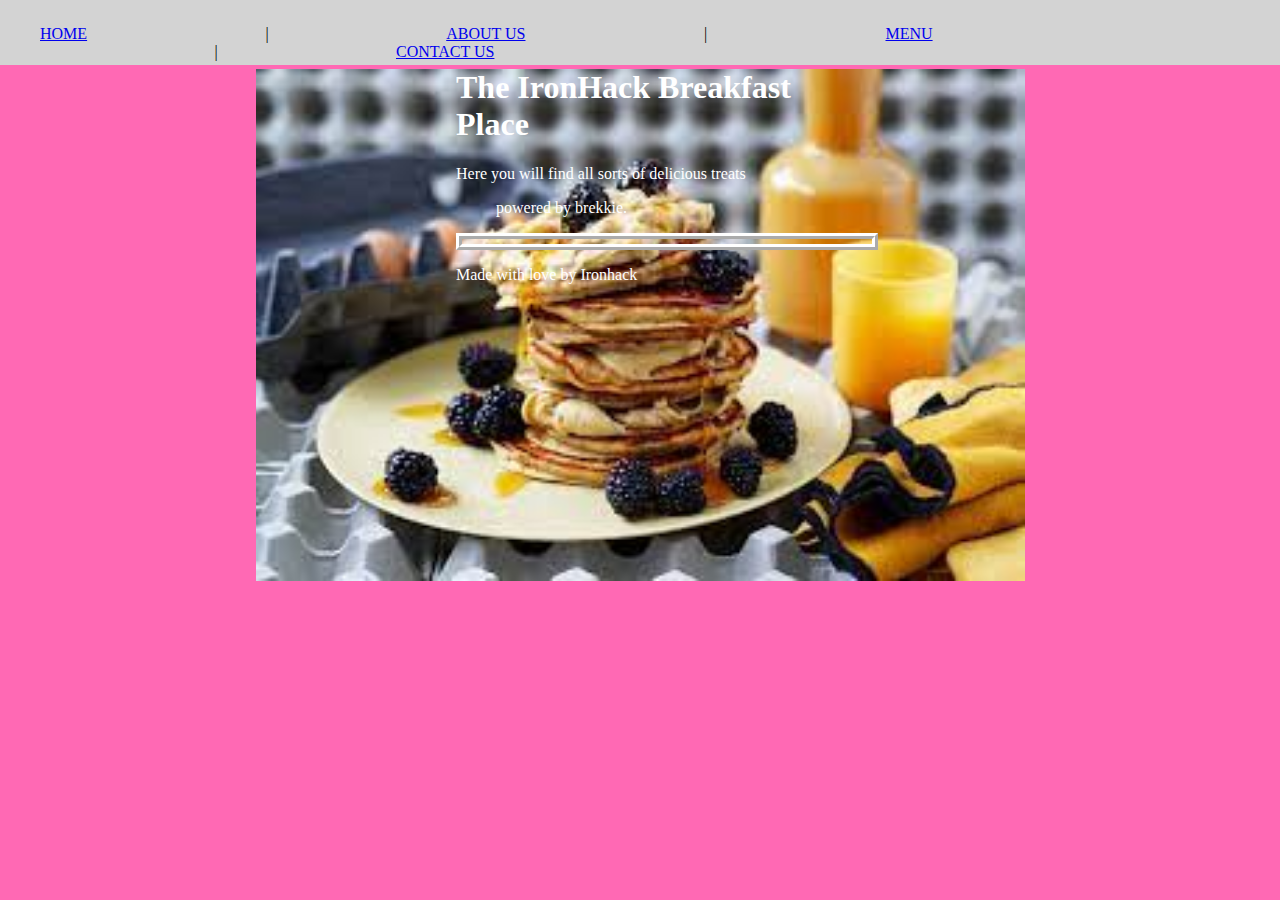
<file: css_practice/index.html>
<!DOCTYPE html>
<html>
    <head>
        <title>The HTML5 Breakfast Site</title>
        <meta charset="UTF-8" />
        <link rel="stylesheet" href="style.css" />
    </head>
    <body>
        <div id="container">
            <nav id="topnav" class="navigation">
                <a href="index.html">HOME</a> <span>|</span>
                <a href="about.html">ABOUT US</a> <span>|</span>
                <a href="menu.html">MENU</a> <span>|</span>
                <a href="contact.html">CONTACT US</a>
            </nav>

            <section id="content">
                <h1>The IronHack Breakfast Place</h1>
                <p>Here you will find all sorts of delicious treats</p>
                <figure>
                    <!-- <img
                        src="./images/breakfast.jpeg"
                        width="400"
                        alt="healthy breakfast"
                    /> -->
                    <figcaption>powered by brekkie.</figcaption>
                </figure>
            </section>

            <hr />

            <footer>
                <p class="love">Made with love by Ironhack</p>
            </footer>
        </div>
    </body>
</html>
</file>
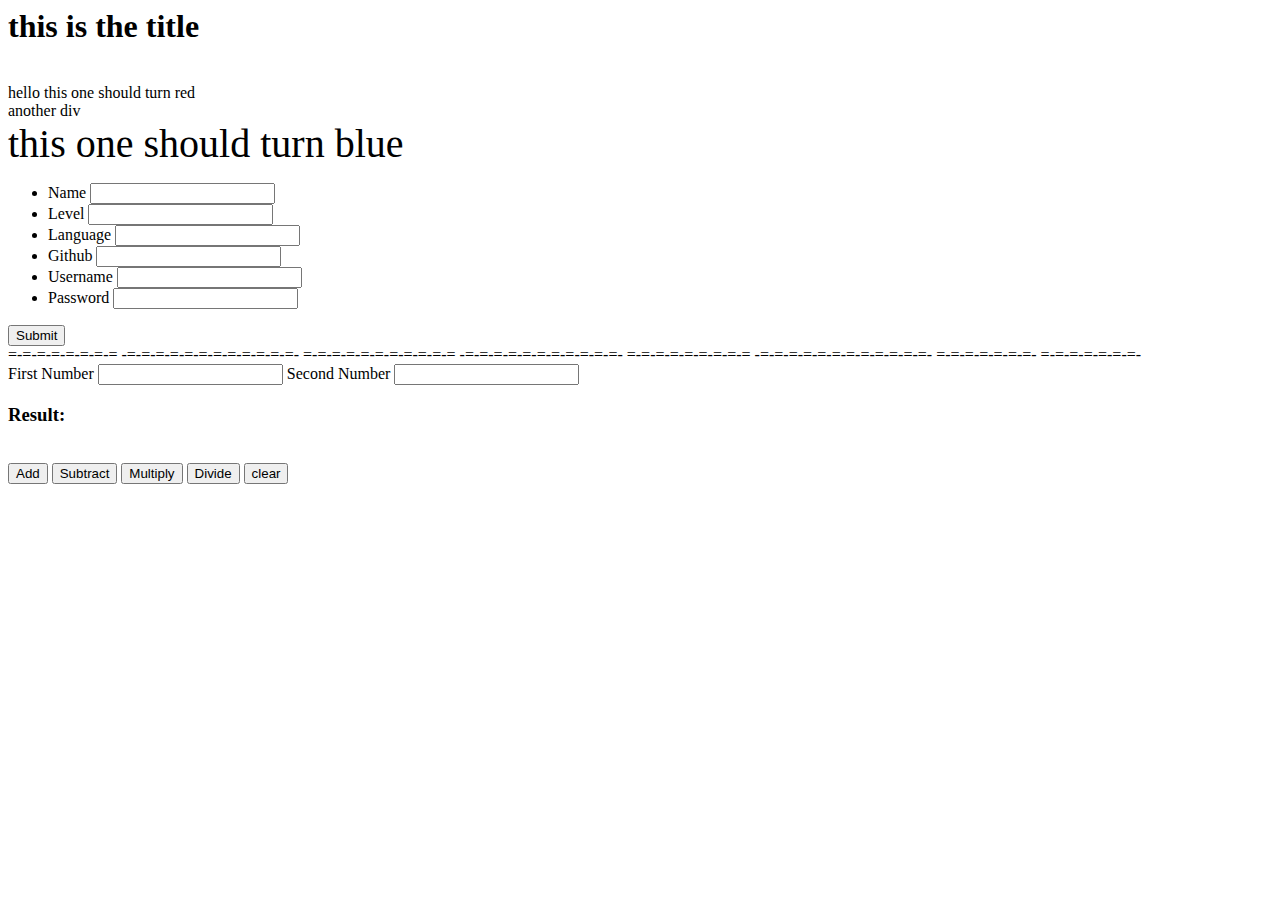
<file: DOM-example/index.html>
<!DOCTYPE >
<html>
  <head>
   <link rel="stylesheet" href="styles.css" />

    <title>DOM Intro</title>
  </head>
  <body>
    <h1 id="title-element">this is the title </h1>
    <br>
    <div class="red-div">
        hello this one should turn red
    </div>

    <div> another div </div>

    <div class="one-class another-class" id="third-div"> this one should turn blue </div>

    <div class="user-info">
        <ul>
            <li>
                Name
                <input></input>
            </li>
            <li>
                Level
                <input></input>
            </li>
            <li>
                Language
                <input></input>
            </li>
            <li>
                Github
                <input></input>
            </li>
            <li>
                Username
                <input></input>
            </li>
            <li>
                Password
                <input></input>
            </li>
        </ul>
        <button id="submit-btn">Submit</button>




        <div>
     =-=-=-=-=-=-=-= -=-=-=-=-=-=-=-=-=-=-=-=- =-=-=-=-=-=-=-=-=-=-= -=-=-=-=-=-=-=-=-=-=-=- =-=-=-=-=-=-=-=-= -=-=-=-=-=-=-=-=-=-=-=-=-   =-=-=-=-=-=-=-      =-=-=-=-=-=-=-         
        </div>

        <div id="calculator">

            <label for="first-num">First Number</label>
            <input id="first-num"></input>

            <label for="second-num">Second Number</label>
            <input id="second-num"></input>


            <h3 id="result">Result:
                <span id="answer"></span>
            </h3>


         
            <br>
            <button id="add">Add</button>
            <button id="subtract">Subtract</button>
            <button id="multiply">Multiply</button>
            <button id="divide">Divide</button>
            <button id="clear">clear</button>


        </div>



    </div>
    <!-- include js in the end of the body to make sure 
    the DOM is already loaded before you want to make updates in it-->
    <script src="script.js"></script>

  </body>
</html>
</file>
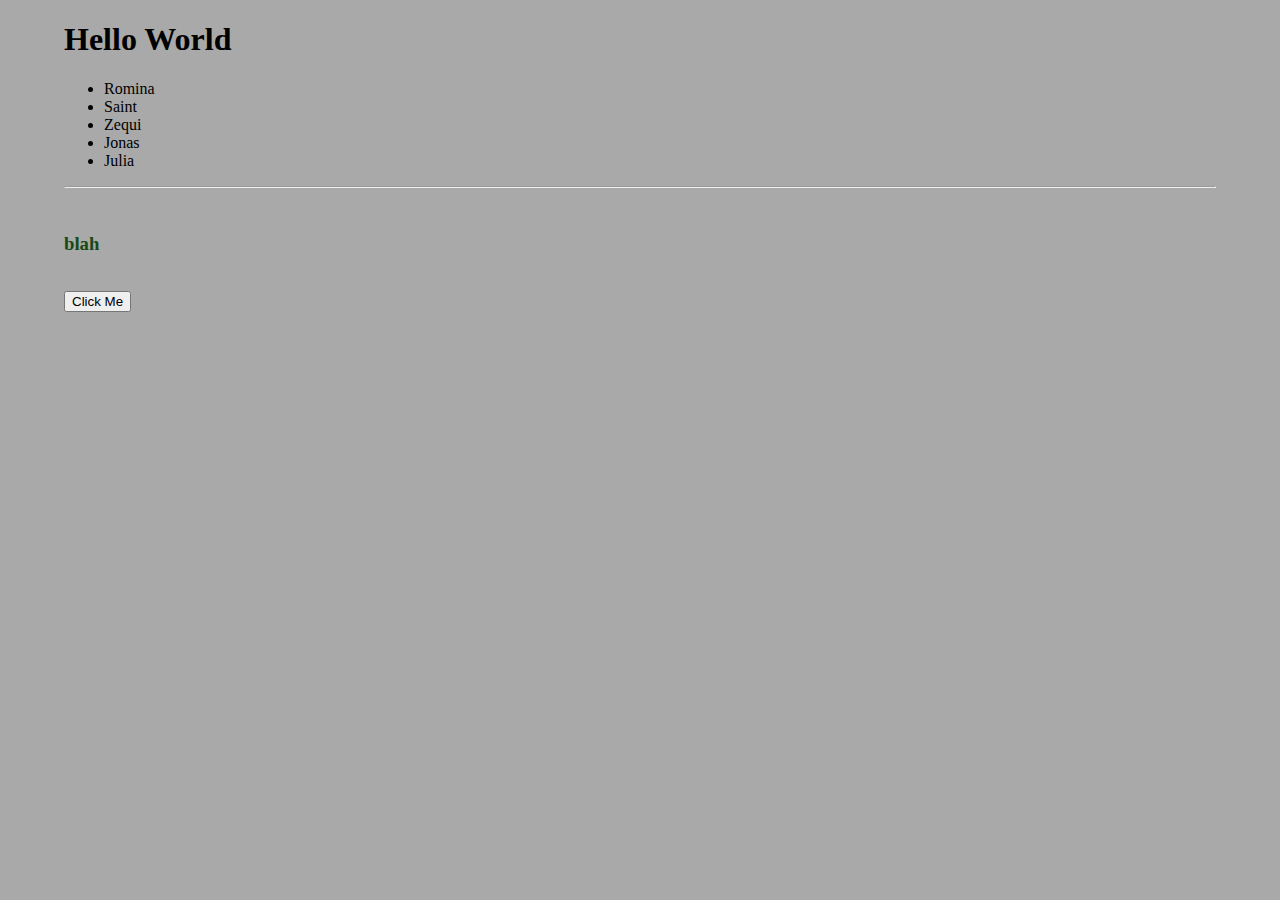
<file: dom-oop-review/index.html>
<!DOCTYPE html>
<html>
    <head>
        <meta charset="utf-8" />
        <meta name="viewport" content="width=device-width" />
        <title>replit</title>
        <link href="style.css" rel="stylesheet" type="text/css" />
    </head>

    <body>
        <h1>Hello World</h1>

        <div id="nameDisplay">
            <ul>
                <li class="theName">Romina</li>
                <li class="theName">Saint</li>
                <li class="theName">Zequi</li>
                <li class="theName">Jonas</li>
                <li class="theName">Julia</li>
            </ul>
            <hr />
            <br />
            <h3 class="theName">blah</h3>
        </div>

        <br />
        <button id="nameRandomizerButton">Click Me</button>

        <script src="script.js"></script>
        <script
            src="https://replit.com/public/js/replit-badge.js"
            theme="blue"
            defer
        ></script>
    </body>
</html>
</file>
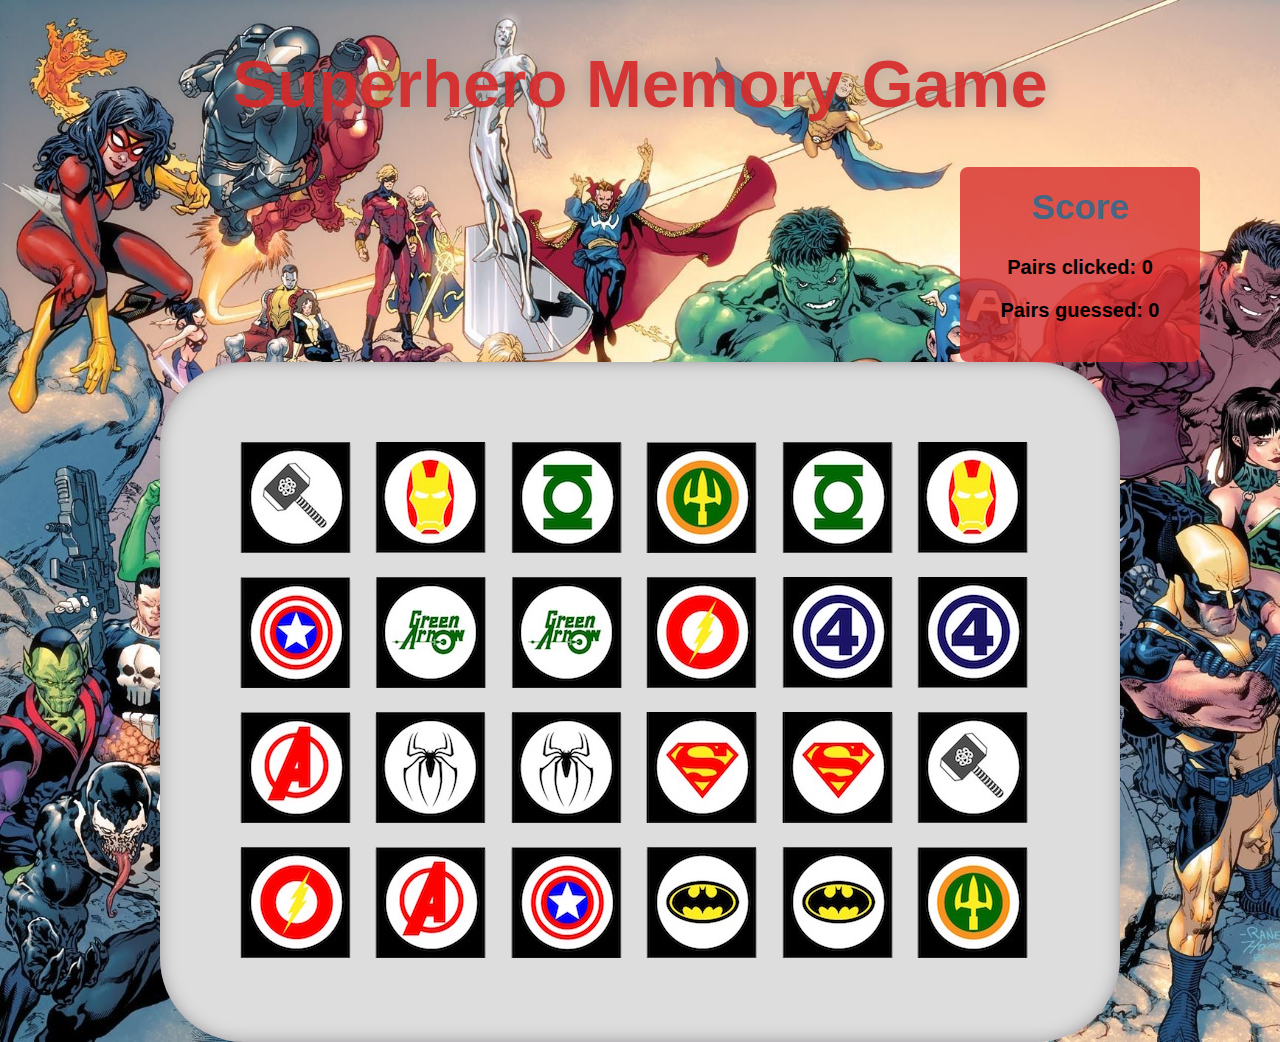
<file: lab-javascript-memory-game/index.html>
<!DOCTYPE html>
<html lang="en">
    <head>
        <meta charset="UTF-8" />
        <meta name="viewport" content="width=device-width, initial-scale=1.0" />
        <meta http-equiv="X-UA-Compatible" content="ie=edge" />
        <title>Superhero Memory Game</title>
        <link rel="stylesheet" href="./styles/style.css" />
    </head>
    <body>
        <div>
            <h1>Superhero Memory Game</h1>
        </div>
        <div id="score">
            <h2>Score</h2>
            <p>Pairs clicked: <span id="pairs-clicked">0</span></p>
            <p>Pairs guessed: <span id="pairs-guessed">0</span></p>
        </div>
        <div id="memory-board"></div>

        <!-- LINK THE JAVASCRIPT FILES HERE (keep in mind that the order in which you link them MATTERS) -->
        <script src="./src/memory.js"></script>
        <script src="./src/index.js"></script>
    </body>
</html>
</file>
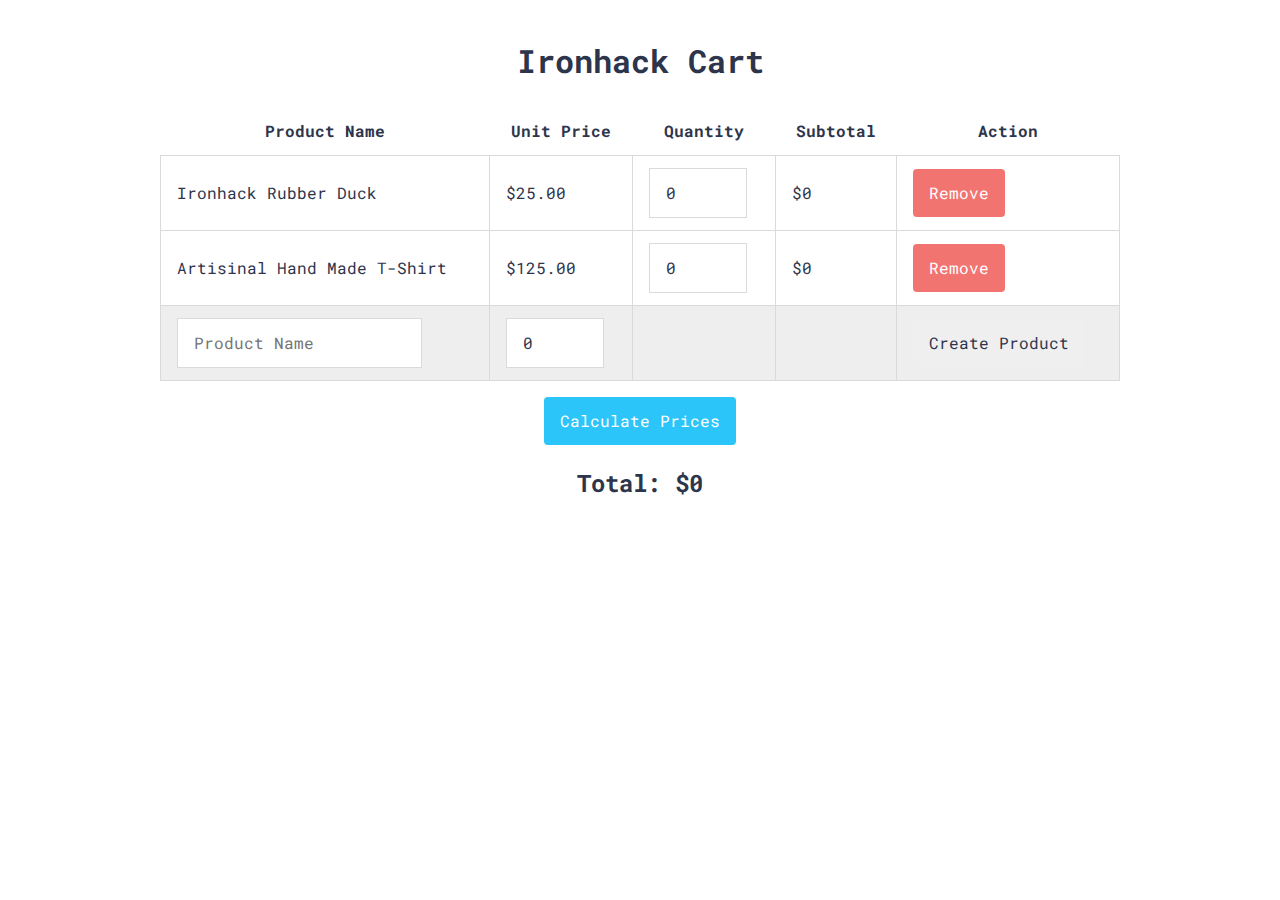
<file: shopping-cart-review/index.html>
<!DOCTYPE html>
<html lang="en">
  <head>
    <meta charset="utf-8" />
    <meta name="viewport" content="width=device-width" />
    <link rel="stylesheet" href="./css/style.css" />
    <title>Ironhack Cart</title>
  </head>
  <body>
    <h1>Ironhack Cart</h1>
    <table id="cart">
      <thead>
        <tr>
          <th>Product Name</th>
          <th>Unit Price</th>
          <th>Quantity</th>
          <th>Subtotal</th>
          <th>Action</th>
        </tr>
      </thead>
      <tbody>
        <tr class="product">
          <td class="name">
            <span>Ironhack Rubber Duck</span>
          </td>
          <td class="price">$<span>25.00</span></td>
          <td class="quantity">
            <input type="number" value="0" min="0" placeholder="Quantity" />
          </td>
          <td class="subtotal">$<span>0</span></td>
          <td class="action">
            <button class="btn btn-remove">Remove</button>
          </td>
        </tr>
        <tr class="product">
          <td class="name">
            <span>Artisinal Hand Made T-Shirt</span>
          </td>
          <td class="price">$<span>125.00</span></td>
          <td class="quantity">
            <input type="number" value="0" min="0" placeholder="Quantity" />
          </td>
          <td class="subtotal">$<span>0</span></td>
          <td class="action">
            <button class="btn btn-remove">Remove</button>
          </td>
        </tr>
        <!-- Iteration 2: Add more products here -->
      </tbody>
      <tfoot>
        <tr class="create-product">
          <td>
            <input type="text" placeholder="Product Name" />
          </td>
          <td>
            <input type="number" min="0" value="0" placeholder="Product Price" />
          </td>
          <td></td>
          <td></td>
          <td>
            <button id="create" class="btn">Create Product</button>
          </td>
        </tr>
      </tfoot>
    </table>
    <p class="calculate-total">
      <button id="calculate" class="btn btn-success">Calculate Prices</button>
    </p>
    <h2 id="total-value">Total: $<span>0</span></h2>
    <script type="text/javascript" src="./js/index.js"></script>
  </body>
</html>
</file>
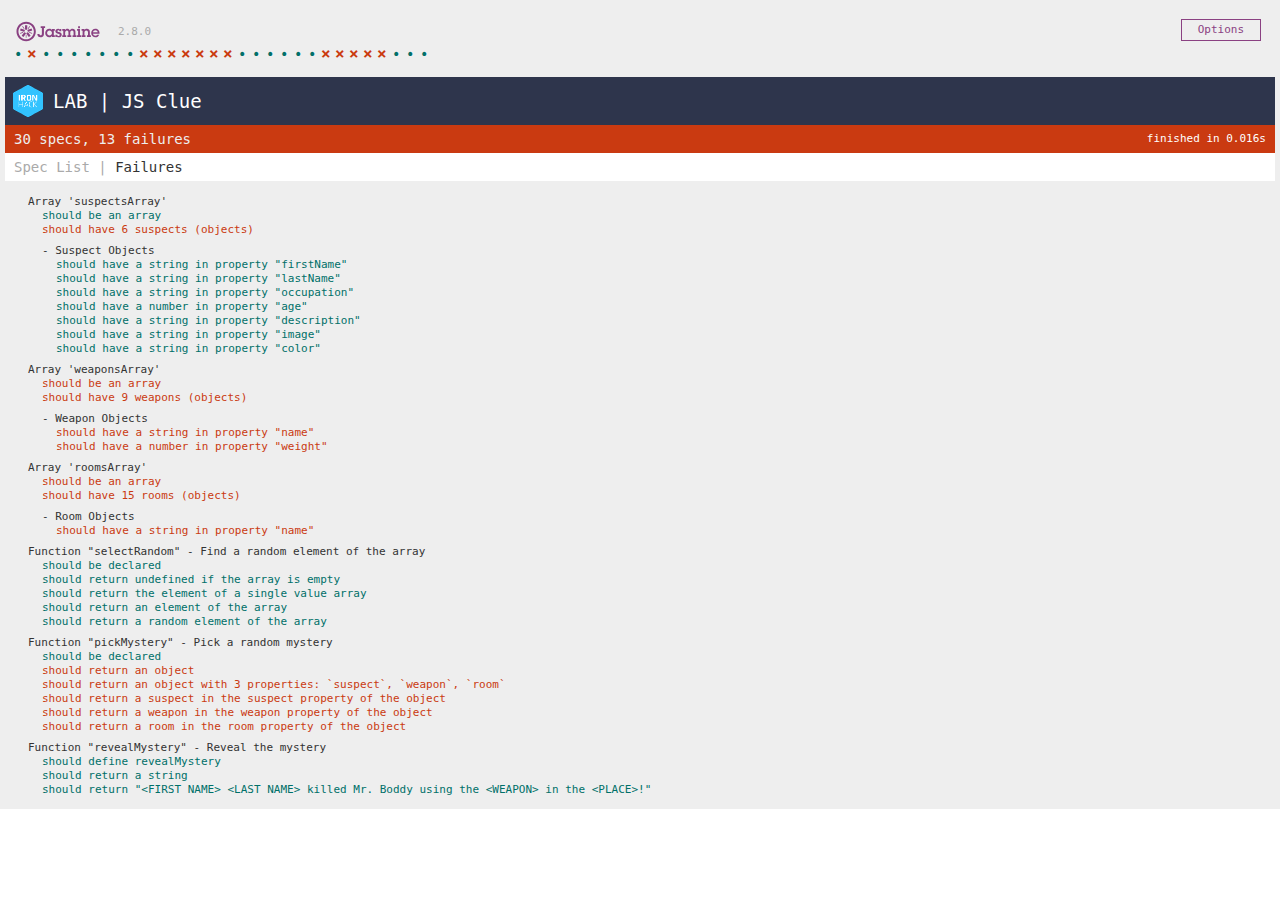
<file: clue/SpecRunner.html>
<!DOCTYPE html>
<html>
  <head>
    <meta charset="utf-8" />
    <title>Jasmine Spec Runner v2.8.0</title>

    <link rel="shortcut icon" type="image/png" href="jasmine/jasmine-2.8.0/jasmine_favicon.png" />
    <link rel="stylesheet" href="jasmine/jasmine-2.8.0/jasmine.css" />

    <script src="jasmine/jasmine-2.8.0/jasmine.js"></script>
    <script src="jasmine/jasmine-2.8.0/jasmine-html.js"></script>
    <script src="jasmine/jasmine-2.8.0/boot.js"></script>

    <!-- include source files here... -->
    <script src="src/clue.js"></script>

    <!-- include spec files here... -->
    <script src="tests/clue.spec.js"></script>
  </head>

  <body></body>
</html>
</file>
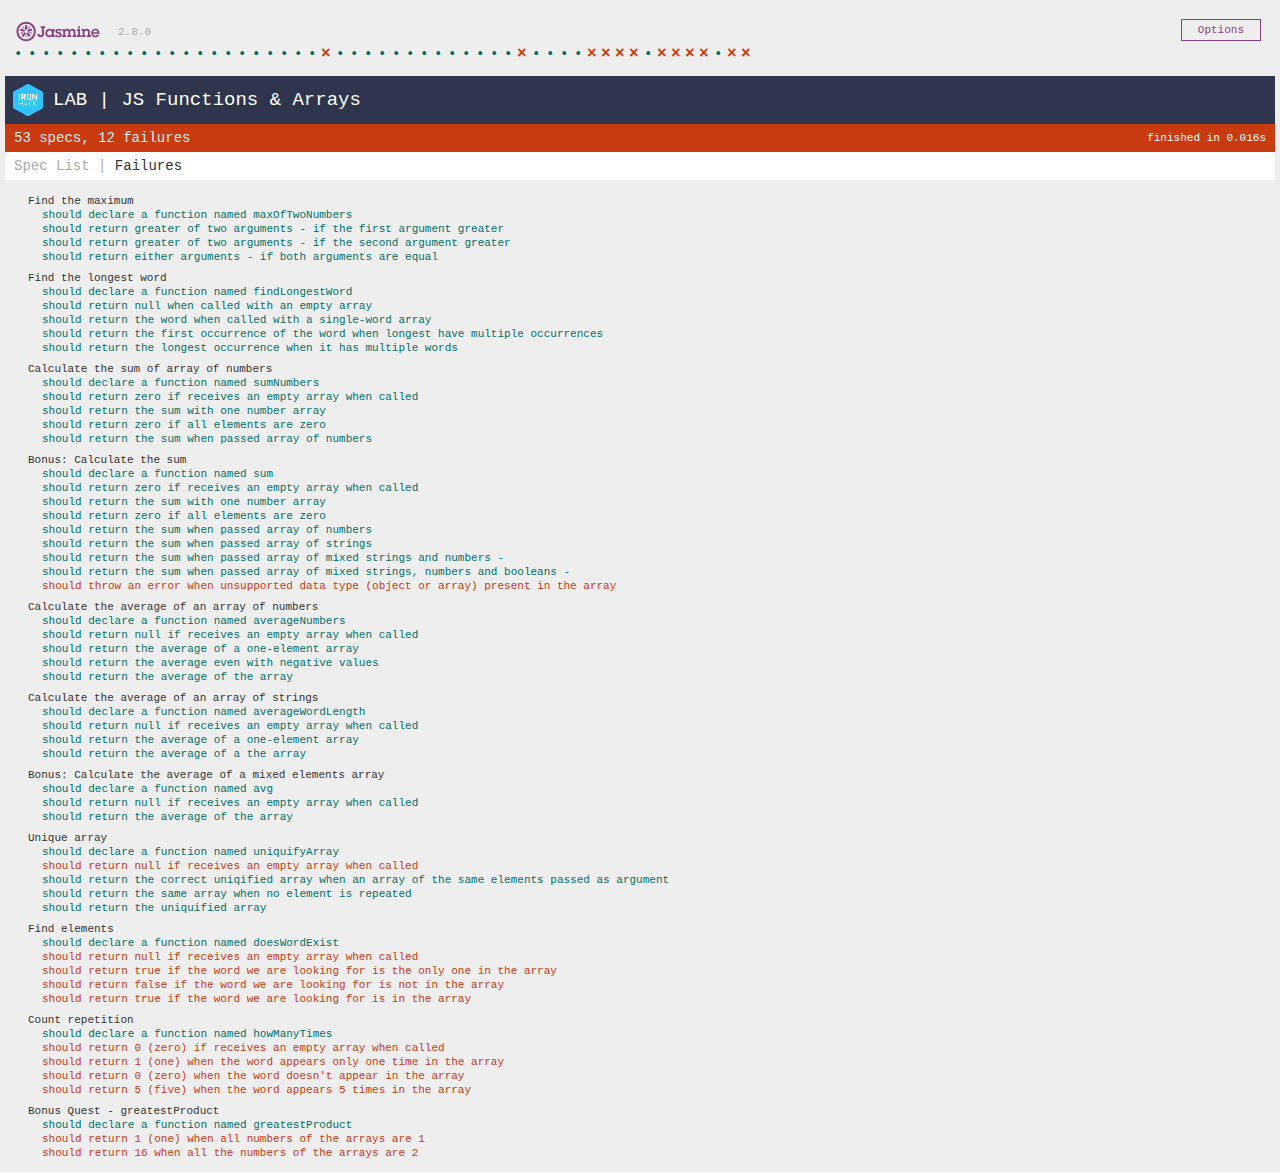
<file: functions-and-array-review/SpecRunner.html>
<!DOCTYPE html>
<html>
  <head>
    <meta charset="utf-8" />
    <title>Jasmine Spec Runner v2.8.0</title>

    <link rel="shortcut icon" type="image/png" href="jasmine/jasmine-2.8.0/jasmine_favicon.png" />
    <link rel="stylesheet" href="jasmine/jasmine-2.8.0/jasmine.css" />

    <script src="jasmine/jasmine-2.8.0/jasmine.js"></script>
    <script src="jasmine/jasmine-2.8.0/jasmine-html.js"></script>
    <script src="jasmine/jasmine-2.8.0/boot.js"></script>

    <!-- include source files here... -->
    <script src="src/functions-and-arrays.js"></script>

    <!-- include spec files here... -->
    <script src="tests/functions-and-arrays.spec.js"></script>
  </head>

  <body></body>
</html>
</file>
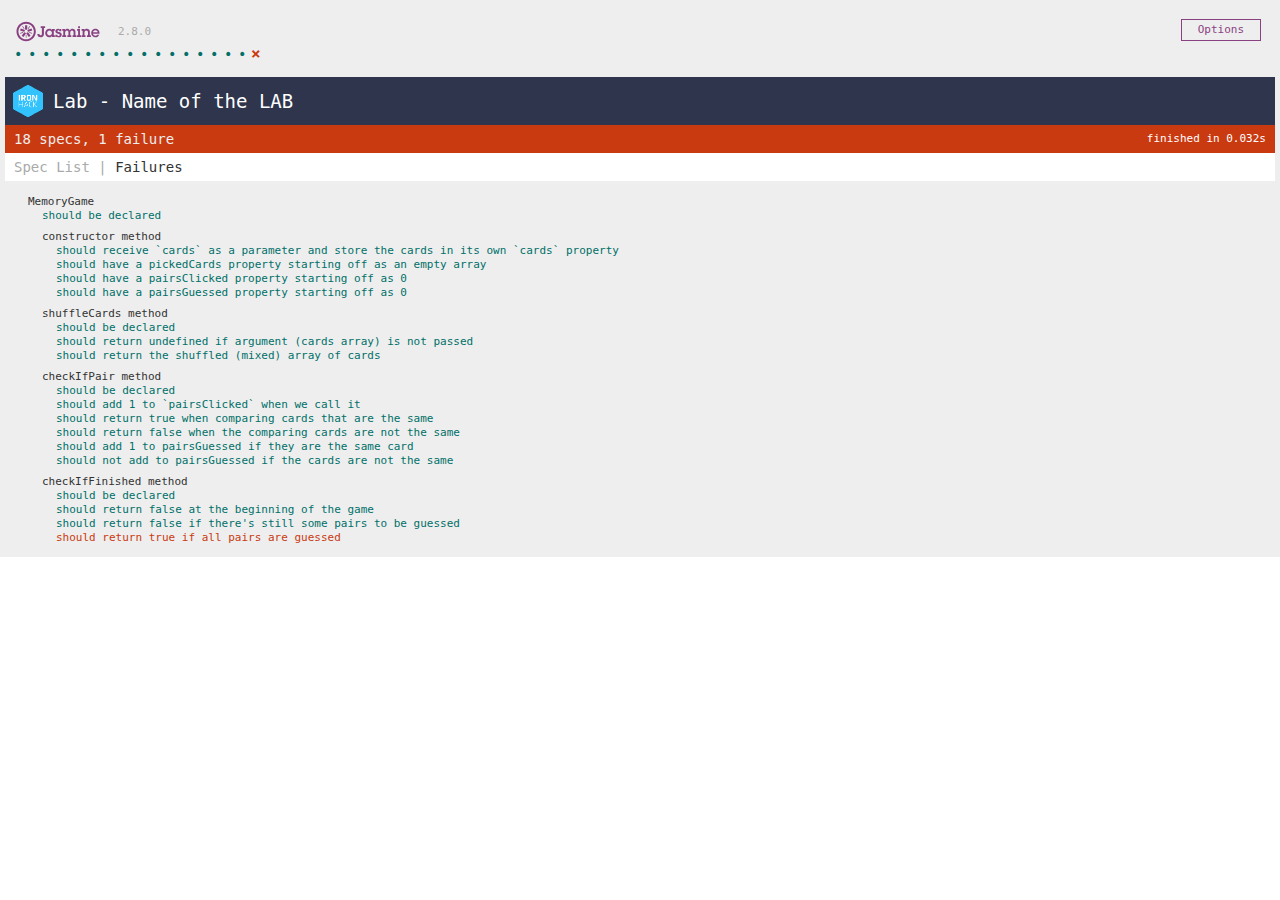
<file: lab-javascript-memory-game/SpecRunner.html>
<!DOCTYPE html>
<html>
  <head>
    <meta charset="utf-8" />
    <title>Jasmine Spec Runner v2.8.0</title>

    <link rel="shortcut icon" type="image/png" href="jasmine/jasmine-2.8.0/jasmine_favicon.png" />
    <link rel="stylesheet" href="jasmine/jasmine-2.8.0/jasmine.css" />

    <script src="jasmine/jasmine-2.8.0/jasmine.js"></script>
    <script src="jasmine/jasmine-2.8.0/jasmine-html.js"></script>
    <script src="jasmine/jasmine-2.8.0/boot.js"></script>

    <!-- include source files here... -->
    <script src="src/memory.js"></script>

    <!-- include spec files here... -->
    <script src="tests/memory.spec.js"></script>
  </head>

  <body></body>
</html>
</file>
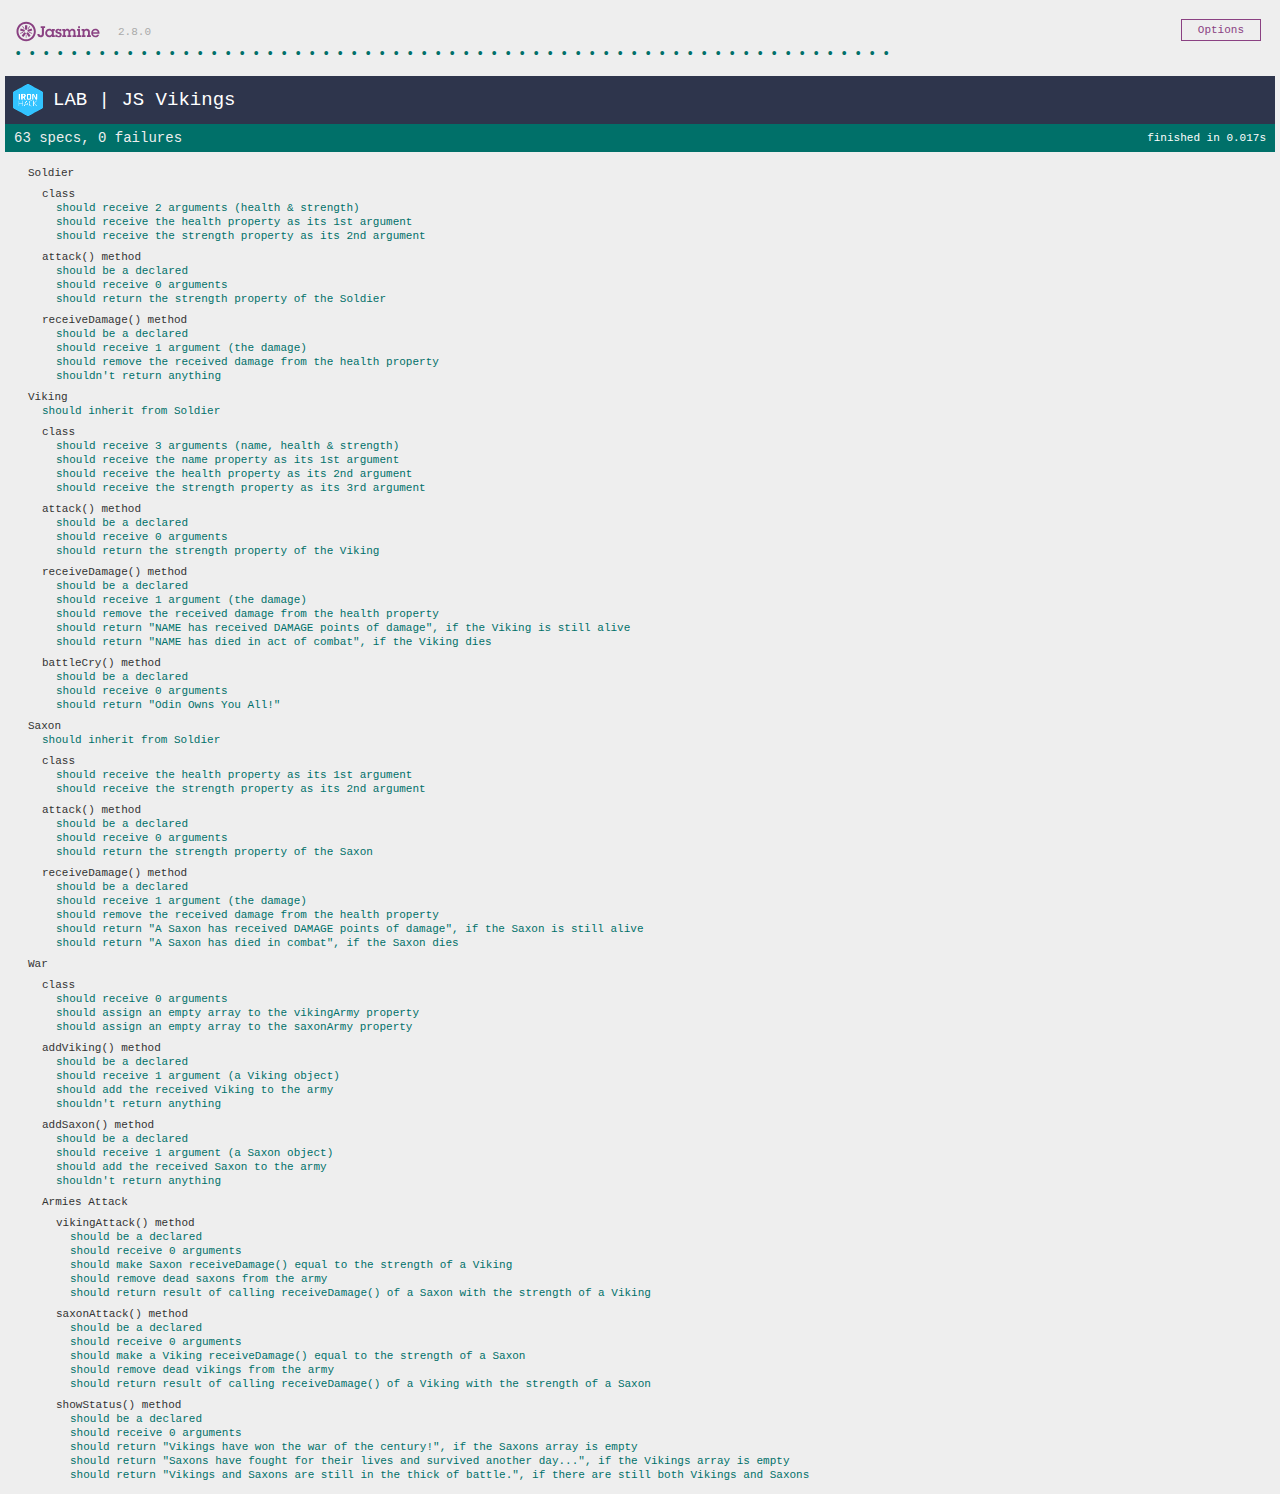
<file: vikings/SpecRunner.html>
<!DOCTYPE html>
<html>
  <head>
    <meta charset="utf-8" />
    <title>Jasmine Spec Runner v2.8.0</title>

    <link rel="shortcut icon" type="image/png" href="jasmine/jasmine-2.8.0/jasmine_favicon.png" />
    <link rel="stylesheet" href="jasmine/jasmine-2.8.0/jasmine.css" />

    <script src="jasmine/jasmine-2.8.0/jasmine.js"></script>
    <script src="jasmine/jasmine-2.8.0/jasmine-html.js"></script>
    <script src="jasmine/jasmine-2.8.0/boot.js"></script>

    <!-- include source files here... -->
    <script src="src/viking.js"></script>

    <!-- include spec files here... -->
    <script src="tests/viking.spec.js"></script>
  </head>

  <body></body>
</html>
</file>
<file: css_practice/style.css>
body {
    background-color: hotpink;
    padding-top: 2.5rem;
}

img {
    /* for image sizing you do not want to modify both the height && width. You should only modify one or the other */
    width: 16rem;
}

hr {
    width: 32vw;
    border: 6px solid white;
    height: 0.3rem; /* height is a property you normally do not use for hr's (horizontal lines) */
    border-style: ridge;
}

div#container {
    padding: 0 28rem;
    background-image: url("./images/breakfast.jpeg");
    background-repeat: no-repeat;
    background-position: center;
    height: 40vw;
    background-size: contain;
}

#container section,
footer {
    color: #ffffff;
}

/* nav || #topnav || .navigation */
#topnav {
    background-color: lightgray;
    height: 2.5rem;
    position: fixed;
    /* width: 100vw; */
    width: 94vw;
    padding: 25px 40px 0px;
    top: 0;
    left: 0;
}

.navigation span {
    margin: 0px 10.9rem;
}
</file>
<file: DOM-example/styles.css>
#third-div{
    font-size: 40px;
}

.red-class{
    background-color: red;
    color: white;
}



plate {
    background-color: red;
}


.error::placeholder { 
    color: red;
    opacity: 0.6; 
  }
</file>
<file: dom-oop-review/style.css>
body {
    margin: 0;
    padding: 0 5vw;
    background-color: darkgray;
}

div#nameDisplay h3.theName {
    color: rgb(23, 73, 22);
}
</file>
<file: lab-javascript-memory-game/styles/style.css>
body {
  margin: 0;

  background: url('../img/background.jpg') no-repeat;
  background-size: cover;
  font-family: 'Helvetica Neue', Arial, sans-serif;
}

#memory-board {
  background: #dddddd;
  width: 820px;
  height: 540px;
  padding: 70px;
  margin: 0px auto;
  border-radius: 84px;
  box-shadow: inset 0px 0px 20px -6px #615961;
}

.card {
  display: inline-block;
  perspective: 300px;
  transform-style: preserve-3d;
  position: relative;
}

.card.turned {
  pointer-events: none;
}

.card.turned .front {
  transform: rotateY(0deg);
}
.card.turned .back {
  transform: rotateY(180deg);
}

.card .back,
.card .front {
  width: 71px;
  height: 71px;
  margin: 10px;
  padding: 20px;
  font-size: 64px;
  transition: transform 0.6s ease;
}

.card .back {
  background-color: #456783;
}

.card .front {
  position: absolute;
  left: 0;
  top: 0;
  transform: rotateY(-180deg) translateZ(1px);
  backface-visibility: hidden;
}

#score {
  background-color: rgba(215, 44, 44, 0.8);
  border-radius: 8px;
  font-size: 30px;
  font-family: Arial;
  width: 200px;
  padding: 20px;
  margin-left: 75%;
}

h1 {
  color: rgba(215, 40, 40, 0.9);
  font-weight: bolder;
  font-size: 67px;
  text-align: center;
  text-shadow: 0px 0px 20px #969696;
}

h2 {
  margin-top: 0;
  color: #456783;
  font-weight: bolder;
  font-size: 35px;
  text-align: center;
  text-shadow: 1px red;
}

p {
  font-weight: bolder;
  font-size: 20px;
  text-align: center;
}
</file>
<file: shopping-cart-review/css/style.css>
@import url('https://fonts.googleapis.com/css?family=Roboto+Mono:400,700&display=swap');

body {
  margin: 0 auto;
  padding: 1em;
  max-width: 60em;
  font-family: 'Roboto Mono', sans-serif;
  line-height: 1.5;
  color: #2d354c;
}

button,
input {
  font: inherit;
  color: inherit;
}

th,
td,
button,
input {
  padding: 0.75em 1em;
}

table#cart {
  width: 100%;
  border-collapse: collapse;
}

table#cart tfoot {
  background: #eee;
}

table#cart td,
table input {
  border: 1px solid #dadada;
}

table input[type='number'] {
  max-width: 4em;
}

.btn {
  display: inline-block;
  border: 0;
  border-radius: 0.25em;
  cursor: pointer;
}

.btn-success,
.btn-remove {
  color: #fff;
}

.btn-success {
  background-color: #2cc5fa;
}

.btn-remove {
  background-color: #f27471;
}

h1,
h2,
.calculate-total {
  text-align: center;
}
</file>
<file: clue/jasmine/jasmine-2.8.0/jasmine.css>
body { overflow-y: scroll; }

.jasmine-labname {
  display: flex;
  align-items: center;
  justify-content: left;
  background-color: #2e354c; /* #32c3ff */
  padding: 8px;
}

.jasmine-labname span {
  color: white;
  font-size: 19px;
  margin-left: 10px;
}

.jasmine_html-reporter { background-color: #eee; padding: 5px; margin: -8px; font-size: 11px; font-family: Monaco, "Lucida Console", monospace; line-height: 14px; color: #333; }
.jasmine_html-reporter a { text-decoration: none; }
.jasmine_html-reporter a:hover { text-decoration: underline; }
.jasmine_html-reporter p, .jasmine_html-reporter h1, .jasmine_html-reporter h2, .jasmine_html-reporter h3, .jasmine_html-reporter h4, .jasmine_html-reporter h5, .jasmine_html-reporter h6 { margin: 0; line-height: 14px; }
.jasmine_html-reporter .jasmine-banner, .jasmine_html-reporter .jasmine-symbol-summary, .jasmine_html-reporter .jasmine-summary, .jasmine_html-reporter .jasmine-result-message, .jasmine_html-reporter .jasmine-spec .jasmine-description, .jasmine_html-reporter .jasmine-spec-detail .jasmine-description, .jasmine_html-reporter .jasmine-alert .jasmine-bar, .jasmine_html-reporter .jasmine-stack-trace { padding-left: 9px; padding-right: 9px; }
.jasmine_html-reporter .jasmine-banner { position: relative; }
.jasmine_html-reporter .jasmine-banner .jasmine-title { background: url('[data-uri]') no-repeat; background: url('[data-uri]') no-repeat, none; -moz-background-size: 100%; -o-background-size: 100%; -webkit-background-size: 100%; background-size: 100%; display: block; float: left; width: 90px; height: 25px; }
.jasmine_html-reporter .jasmine-banner .jasmine-version { margin-left: 14px; position: relative; top: 6px; }
.jasmine_html-reporter #jasmine_content { position: fixed; right: 100%; }
.jasmine_html-reporter .jasmine-version { color: #aaa; }
.jasmine_html-reporter .jasmine-banner { margin-top: 14px; }
.jasmine_html-reporter .jasmine-duration { color: #fff; float: right; line-height: 28px; padding-right: 9px; }
.jasmine_html-reporter .jasmine-symbol-summary { overflow: hidden; *zoom: 1; margin: 14px 0; }
.jasmine_html-reporter .jasmine-symbol-summary li { display: inline-block; height: 10px; width: 14px; font-size: 16px; }
.jasmine_html-reporter .jasmine-symbol-summary li.jasmine-passed { font-size: 14px; }
.jasmine_html-reporter .jasmine-symbol-summary li.jasmine-passed:before { color: #007069; content: "\02022"; }
.jasmine_html-reporter .jasmine-symbol-summary li.jasmine-failed { line-height: 9px; }
.jasmine_html-reporter .jasmine-symbol-summary li.jasmine-failed:before { color: #ca3a11; content: "\d7"; font-weight: bold; margin-left: -1px; }
.jasmine_html-reporter .jasmine-symbol-summary li.jasmine-disabled { font-size: 14px; }
.jasmine_html-reporter .jasmine-symbol-summary li.jasmine-disabled:before { color: #bababa; content: "\02022"; }
.jasmine_html-reporter .jasmine-symbol-summary li.jasmine-pending { line-height: 17px; }
.jasmine_html-reporter .jasmine-symbol-summary li.jasmine-pending:before { color: #ba9d37; content: "*"; }
.jasmine_html-reporter .jasmine-symbol-summary li.jasmine-empty { font-size: 14px; }
.jasmine_html-reporter .jasmine-symbol-summary li.jasmine-empty:before { color: #ba9d37; content: "\02022"; }
.jasmine_html-reporter .jasmine-run-options { float: right; margin-right: 5px; border: 1px solid #8a4182; color: #8a4182; position: relative; line-height: 20px; }
.jasmine_html-reporter .jasmine-run-options .jasmine-trigger { cursor: pointer; padding: 8px 16px; }
.jasmine_html-reporter .jasmine-run-options .jasmine-payload { position: absolute; display: none; right: -1px; border: 1px solid #8a4182; background-color: #eee; white-space: nowrap; padding: 4px 8px; }
.jasmine_html-reporter .jasmine-run-options .jasmine-payload.jasmine-open { display: block; }
.jasmine_html-reporter .jasmine-bar { line-height: 28px; font-size: 14px; display: block; color: #eee; }
.jasmine_html-reporter .jasmine-bar.jasmine-failed { background-color: #ca3a11; }
.jasmine_html-reporter .jasmine-bar.jasmine-passed { background-color: #007069; }
.jasmine_html-reporter .jasmine-bar.jasmine-skipped { background-color: #bababa; }
.jasmine_html-reporter .jasmine-bar.jasmine-errored { background-color: #ca3a11; }
.jasmine_html-reporter .jasmine-bar.jasmine-menu { background-color: #fff; color: #aaa; }
.jasmine_html-reporter .jasmine-bar.jasmine-menu a { color: #333; }
.jasmine_html-reporter .jasmine-bar a { color: white; }
.jasmine_html-reporter.jasmine-spec-list .jasmine-bar.jasmine-menu.jasmine-failure-list, .jasmine_html-reporter.jasmine-spec-list .jasmine-results .jasmine-failures { display: none; }
.jasmine_html-reporter.jasmine-failure-list .jasmine-bar.jasmine-menu.jasmine-spec-list, .jasmine_html-reporter.jasmine-failure-list .jasmine-summary { display: none; }
.jasmine_html-reporter .jasmine-results { margin-top: 14px; }
.jasmine_html-reporter .jasmine-summary { margin-top: 14px; }
.jasmine_html-reporter .jasmine-summary ul { list-style-type: none; margin-left: 14px; padding-top: 0; padding-left: 0; }
.jasmine_html-reporter .jasmine-summary ul.jasmine-suite { margin-top: 7px; margin-bottom: 7px; }
.jasmine_html-reporter .jasmine-summary li.jasmine-passed a { color: #007069; }
.jasmine_html-reporter .jasmine-summary li.jasmine-failed a { color: #ca3a11; }
.jasmine_html-reporter .jasmine-summary li.jasmine-empty a { color: #ba9d37; }
.jasmine_html-reporter .jasmine-summary li.jasmine-pending a { color: #ba9d37; }
.jasmine_html-reporter .jasmine-summary li.jasmine-disabled a { color: #bababa; }
.jasmine_html-reporter .jasmine-description + .jasmine-suite { margin-top: 0; }
.jasmine_html-reporter .jasmine-suite { margin-top: 14px; }
.jasmine_html-reporter .jasmine-suite a { color: #333; }
.jasmine_html-reporter .jasmine-failures .jasmine-spec-detail { margin-bottom: 28px; }
.jasmine_html-reporter .jasmine-failures .jasmine-spec-detail .jasmine-description { background-color: #ca3a11; }
.jasmine_html-reporter .jasmine-failures .jasmine-spec-detail .jasmine-description a { color: white; }
.jasmine_html-reporter .jasmine-result-message { padding-top: 14px; color: #333; white-space: pre; }
.jasmine_html-reporter .jasmine-result-message span.jasmine-result { display: block; }
.jasmine_html-reporter .jasmine-stack-trace { margin: 5px 0 0 0; max-height: 224px; overflow: auto; line-height: 18px; color: #666; border: 1px solid #ddd; background: white; white-space: pre; }
</file>
<file: functions-and-array-review/jasmine/jasmine-2.8.0/jasmine.css>
body { overflow-y: scroll; }

.jasmine-labname {
  display: flex;
  align-items: center;
  justify-content: left;
  background-color: #2e354c; /* #32c3ff */
  padding: 8px;
}

.jasmine-labname span {
  color: white;
  font-size: 19px;
  margin-left: 10px;
}

.jasmine_html-reporter { background-color: #eee; padding: 5px; margin: -8px; font-size: 11px; font-family: Monaco, "Lucida Console", monospace; line-height: 14px; color: #333; }
.jasmine_html-reporter a { text-decoration: none; }
.jasmine_html-reporter a:hover { text-decoration: underline; }
.jasmine_html-reporter p, .jasmine_html-reporter h1, .jasmine_html-reporter h2, .jasmine_html-reporter h3, .jasmine_html-reporter h4, .jasmine_html-reporter h5, .jasmine_html-reporter h6 { margin: 0; line-height: 14px; }
.jasmine_html-reporter .jasmine-banner, .jasmine_html-reporter .jasmine-symbol-summary, .jasmine_html-reporter .jasmine-summary, .jasmine_html-reporter .jasmine-result-message, .jasmine_html-reporter .jasmine-spec .jasmine-description, .jasmine_html-reporter .jasmine-spec-detail .jasmine-description, .jasmine_html-reporter .jasmine-alert .jasmine-bar, .jasmine_html-reporter .jasmine-stack-trace { padding-left: 9px; padding-right: 9px; }
.jasmine_html-reporter .jasmine-banner { position: relative; }
.jasmine_html-reporter .jasmine-banner .jasmine-title { background: url('[data-uri]') no-repeat; background: url('[data-uri]') no-repeat, none; -moz-background-size: 100%; -o-background-size: 100%; -webkit-background-size: 100%; background-size: 100%; display: block; float: left; width: 90px; height: 25px; }
.jasmine_html-reporter .jasmine-banner .jasmine-version { margin-left: 14px; position: relative; top: 6px; }
.jasmine_html-reporter #jasmine_content { position: fixed; right: 100%; }
.jasmine_html-reporter .jasmine-version { color: #aaa; }
.jasmine_html-reporter .jasmine-banner { margin-top: 14px; }
.jasmine_html-reporter .jasmine-duration { color: #fff; float: right; line-height: 28px; padding-right: 9px; }
.jasmine_html-reporter .jasmine-symbol-summary { overflow: hidden; *zoom: 1; margin: 14px 0; }
.jasmine_html-reporter .jasmine-symbol-summary li { display: inline-block; height: 10px; width: 14px; font-size: 16px; }
.jasmine_html-reporter .jasmine-symbol-summary li.jasmine-passed { font-size: 14px; }
.jasmine_html-reporter .jasmine-symbol-summary li.jasmine-passed:before { color: #007069; content: "\02022"; }
.jasmine_html-reporter .jasmine-symbol-summary li.jasmine-failed { line-height: 9px; }
.jasmine_html-reporter .jasmine-symbol-summary li.jasmine-failed:before { color: #ca3a11; content: "\d7"; font-weight: bold; margin-left: -1px; }
.jasmine_html-reporter .jasmine-symbol-summary li.jasmine-disabled { font-size: 14px; }
.jasmine_html-reporter .jasmine-symbol-summary li.jasmine-disabled:before { color: #bababa; content: "\02022"; }
.jasmine_html-reporter .jasmine-symbol-summary li.jasmine-pending { line-height: 17px; }
.jasmine_html-reporter .jasmine-symbol-summary li.jasmine-pending:before { color: #ba9d37; content: "*"; }
.jasmine_html-reporter .jasmine-symbol-summary li.jasmine-empty { font-size: 14px; }
.jasmine_html-reporter .jasmine-symbol-summary li.jasmine-empty:before { color: #ba9d37; content: "\02022"; }
.jasmine_html-reporter .jasmine-run-options { float: right; margin-right: 5px; border: 1px solid #8a4182; color: #8a4182; position: relative; line-height: 20px; }
.jasmine_html-reporter .jasmine-run-options .jasmine-trigger { cursor: pointer; padding: 8px 16px; }
.jasmine_html-reporter .jasmine-run-options .jasmine-payload { position: absolute; display: none; right: -1px; border: 1px solid #8a4182; background-color: #eee; white-space: nowrap; padding: 4px 8px; }
.jasmine_html-reporter .jasmine-run-options .jasmine-payload.jasmine-open { display: block; }
.jasmine_html-reporter .jasmine-bar { line-height: 28px; font-size: 14px; display: block; color: #eee; }
.jasmine_html-reporter .jasmine-bar.jasmine-failed { background-color: #ca3a11; }
.jasmine_html-reporter .jasmine-bar.jasmine-passed { background-color: #007069; }
.jasmine_html-reporter .jasmine-bar.jasmine-skipped { background-color: #bababa; }
.jasmine_html-reporter .jasmine-bar.jasmine-errored { background-color: #ca3a11; }
.jasmine_html-reporter .jasmine-bar.jasmine-menu { background-color: #fff; color: #aaa; }
.jasmine_html-reporter .jasmine-bar.jasmine-menu a { color: #333; }
.jasmine_html-reporter .jasmine-bar a { color: white; }
.jasmine_html-reporter.jasmine-spec-list .jasmine-bar.jasmine-menu.jasmine-failure-list, .jasmine_html-reporter.jasmine-spec-list .jasmine-results .jasmine-failures { display: none; }
.jasmine_html-reporter.jasmine-failure-list .jasmine-bar.jasmine-menu.jasmine-spec-list, .jasmine_html-reporter.jasmine-failure-list .jasmine-summary { display: none; }
.jasmine_html-reporter .jasmine-results { margin-top: 14px; }
.jasmine_html-reporter .jasmine-summary { margin-top: 14px; }
.jasmine_html-reporter .jasmine-summary ul { list-style-type: none; margin-left: 14px; padding-top: 0; padding-left: 0; }
.jasmine_html-reporter .jasmine-summary ul.jasmine-suite { margin-top: 7px; margin-bottom: 7px; }
.jasmine_html-reporter .jasmine-summary li.jasmine-passed a { color: #007069; }
.jasmine_html-reporter .jasmine-summary li.jasmine-failed a { color: #ca3a11; }
.jasmine_html-reporter .jasmine-summary li.jasmine-empty a { color: #ba9d37; }
.jasmine_html-reporter .jasmine-summary li.jasmine-pending a { color: #ba9d37; }
.jasmine_html-reporter .jasmine-summary li.jasmine-disabled a { color: #bababa; }
.jasmine_html-reporter .jasmine-description + .jasmine-suite { margin-top: 0; }
.jasmine_html-reporter .jasmine-suite { margin-top: 14px; }
.jasmine_html-reporter .jasmine-suite a { color: #333; }
.jasmine_html-reporter .jasmine-failures .jasmine-spec-detail { margin-bottom: 28px; }
.jasmine_html-reporter .jasmine-failures .jasmine-spec-detail .jasmine-description { background-color: #ca3a11; }
.jasmine_html-reporter .jasmine-failures .jasmine-spec-detail .jasmine-description a { color: white; }
.jasmine_html-reporter .jasmine-result-message { padding-top: 14px; color: #333; white-space: pre; }
.jasmine_html-reporter .jasmine-result-message span.jasmine-result { display: block; }
.jasmine_html-reporter .jasmine-stack-trace { margin: 5px 0 0 0; max-height: 224px; overflow: auto; line-height: 18px; color: #666; border: 1px solid #ddd; background: white; white-space: pre; }
</file>
<file: lab-javascript-memory-game/jasmine/jasmine-2.8.0/jasmine.css>
body { overflow-y: scroll; }

.jasmine-labname {
  display: flex;
  align-items: center;
  justify-content: left;
  background-color: #2e354c; /* #32c3ff */
  padding: 8px;
}

.jasmine-labname span {
  color: white;
  font-size: 19px;
  margin-left: 10px;
}

.jasmine_html-reporter { background-color: #eee; padding: 5px; margin: -8px; font-size: 11px; font-family: Monaco, "Lucida Console", monospace; line-height: 14px; color: #333; }
.jasmine_html-reporter a { text-decoration: none; }
.jasmine_html-reporter a:hover { text-decoration: underline; }
.jasmine_html-reporter p, .jasmine_html-reporter h1, .jasmine_html-reporter h2, .jasmine_html-reporter h3, .jasmine_html-reporter h4, .jasmine_html-reporter h5, .jasmine_html-reporter h6 { margin: 0; line-height: 14px; }
.jasmine_html-reporter .jasmine-banner, .jasmine_html-reporter .jasmine-symbol-summary, .jasmine_html-reporter .jasmine-summary, .jasmine_html-reporter .jasmine-result-message, .jasmine_html-reporter .jasmine-spec .jasmine-description, .jasmine_html-reporter .jasmine-spec-detail .jasmine-description, .jasmine_html-reporter .jasmine-alert .jasmine-bar, .jasmine_html-reporter .jasmine-stack-trace { padding-left: 9px; padding-right: 9px; }
.jasmine_html-reporter .jasmine-banner { position: relative; }
.jasmine_html-reporter .jasmine-banner .jasmine-title { background: url('[data-uri]') no-repeat; background: url('[data-uri]') no-repeat, none; -moz-background-size: 100%; -o-background-size: 100%; -webkit-background-size: 100%; background-size: 100%; display: block; float: left; width: 90px; height: 25px; }
.jasmine_html-reporter .jasmine-banner .jasmine-version { margin-left: 14px; position: relative; top: 6px; }
.jasmine_html-reporter #jasmine_content { position: fixed; right: 100%; }
.jasmine_html-reporter .jasmine-version { color: #aaa; }
.jasmine_html-reporter .jasmine-banner { margin-top: 14px; }
.jasmine_html-reporter .jasmine-duration { color: #fff; float: right; line-height: 28px; padding-right: 9px; }
.jasmine_html-reporter .jasmine-symbol-summary { overflow: hidden; *zoom: 1; margin: 14px 0; }
.jasmine_html-reporter .jasmine-symbol-summary li { display: inline-block; height: 10px; width: 14px; font-size: 16px; }
.jasmine_html-reporter .jasmine-symbol-summary li.jasmine-passed { font-size: 14px; }
.jasmine_html-reporter .jasmine-symbol-summary li.jasmine-passed:before { color: #007069; content: "\02022"; }
.jasmine_html-reporter .jasmine-symbol-summary li.jasmine-failed { line-height: 9px; }
.jasmine_html-reporter .jasmine-symbol-summary li.jasmine-failed:before { color: #ca3a11; content: "\d7"; font-weight: bold; margin-left: -1px; }
.jasmine_html-reporter .jasmine-symbol-summary li.jasmine-disabled { font-size: 14px; }
.jasmine_html-reporter .jasmine-symbol-summary li.jasmine-disabled:before { color: #bababa; content: "\02022"; }
.jasmine_html-reporter .jasmine-symbol-summary li.jasmine-pending { line-height: 17px; }
.jasmine_html-reporter .jasmine-symbol-summary li.jasmine-pending:before { color: #ba9d37; content: "*"; }
.jasmine_html-reporter .jasmine-symbol-summary li.jasmine-empty { font-size: 14px; }
.jasmine_html-reporter .jasmine-symbol-summary li.jasmine-empty:before { color: #ba9d37; content: "\02022"; }
.jasmine_html-reporter .jasmine-run-options { float: right; margin-right: 5px; border: 1px solid #8a4182; color: #8a4182; position: relative; line-height: 20px; }
.jasmine_html-reporter .jasmine-run-options .jasmine-trigger { cursor: pointer; padding: 8px 16px; }
.jasmine_html-reporter .jasmine-run-options .jasmine-payload { position: absolute; display: none; right: -1px; border: 1px solid #8a4182; background-color: #eee; white-space: nowrap; padding: 4px 8px; }
.jasmine_html-reporter .jasmine-run-options .jasmine-payload.jasmine-open { display: block; }
.jasmine_html-reporter .jasmine-bar { line-height: 28px; font-size: 14px; display: block; color: #eee; }
.jasmine_html-reporter .jasmine-bar.jasmine-failed { background-color: #ca3a11; }
.jasmine_html-reporter .jasmine-bar.jasmine-passed { background-color: #007069; }
.jasmine_html-reporter .jasmine-bar.jasmine-skipped { background-color: #bababa; }
.jasmine_html-reporter .jasmine-bar.jasmine-errored { background-color: #ca3a11; }
.jasmine_html-reporter .jasmine-bar.jasmine-menu { background-color: #fff; color: #aaa; }
.jasmine_html-reporter .jasmine-bar.jasmine-menu a { color: #333; }
.jasmine_html-reporter .jasmine-bar a { color: white; }
.jasmine_html-reporter.jasmine-spec-list .jasmine-bar.jasmine-menu.jasmine-failure-list, .jasmine_html-reporter.jasmine-spec-list .jasmine-results .jasmine-failures { display: none; }
.jasmine_html-reporter.jasmine-failure-list .jasmine-bar.jasmine-menu.jasmine-spec-list, .jasmine_html-reporter.jasmine-failure-list .jasmine-summary { display: none; }
.jasmine_html-reporter .jasmine-results { margin-top: 14px; }
.jasmine_html-reporter .jasmine-summary { margin-top: 14px; }
.jasmine_html-reporter .jasmine-summary ul { list-style-type: none; margin-left: 14px; padding-top: 0; padding-left: 0; }
.jasmine_html-reporter .jasmine-summary ul.jasmine-suite { margin-top: 7px; margin-bottom: 7px; }
.jasmine_html-reporter .jasmine-summary li.jasmine-passed a { color: #007069; }
.jasmine_html-reporter .jasmine-summary li.jasmine-failed a { color: #ca3a11; }
.jasmine_html-reporter .jasmine-summary li.jasmine-empty a { color: #ba9d37; }
.jasmine_html-reporter .jasmine-summary li.jasmine-pending a { color: #ba9d37; }
.jasmine_html-reporter .jasmine-summary li.jasmine-disabled a { color: #bababa; }
.jasmine_html-reporter .jasmine-description + .jasmine-suite { margin-top: 0; }
.jasmine_html-reporter .jasmine-suite { margin-top: 14px; }
.jasmine_html-reporter .jasmine-suite a { color: #333; }
.jasmine_html-reporter .jasmine-failures .jasmine-spec-detail { margin-bottom: 28px; }
.jasmine_html-reporter .jasmine-failures .jasmine-spec-detail .jasmine-description { background-color: #ca3a11; }
.jasmine_html-reporter .jasmine-failures .jasmine-spec-detail .jasmine-description a { color: white; }
.jasmine_html-reporter .jasmine-result-message { padding-top: 14px; color: #333; white-space: pre; }
.jasmine_html-reporter .jasmine-result-message span.jasmine-result { display: block; }
.jasmine_html-reporter .jasmine-stack-trace { margin: 5px 0 0 0; max-height: 224px; overflow: auto; line-height: 18px; color: #666; border: 1px solid #ddd; background: white; white-space: pre; }
</file>
<file: vikings/jasmine/jasmine-2.8.0/jasmine.css>
body { overflow-y: scroll; }

.jasmine-labname {
  display: flex;
  align-items: center;
  justify-content: left;
  background-color: #2e354c; /* #32c3ff */
  padding: 8px;
}

.jasmine-labname span {
  color: white;
  font-size: 19px;
  margin-left: 10px;
}

.jasmine_html-reporter { background-color: #eee; padding: 5px; margin: -8px; font-size: 11px; font-family: Monaco, "Lucida Console", monospace; line-height: 14px; color: #333; }
.jasmine_html-reporter a { text-decoration: none; }
.jasmine_html-reporter a:hover { text-decoration: underline; }
.jasmine_html-reporter p, .jasmine_html-reporter h1, .jasmine_html-reporter h2, .jasmine_html-reporter h3, .jasmine_html-reporter h4, .jasmine_html-reporter h5, .jasmine_html-reporter h6 { margin: 0; line-height: 14px; }
.jasmine_html-reporter .jasmine-banner, .jasmine_html-reporter .jasmine-symbol-summary, .jasmine_html-reporter .jasmine-summary, .jasmine_html-reporter .jasmine-result-message, .jasmine_html-reporter .jasmine-spec .jasmine-description, .jasmine_html-reporter .jasmine-spec-detail .jasmine-description, .jasmine_html-reporter .jasmine-alert .jasmine-bar, .jasmine_html-reporter .jasmine-stack-trace { padding-left: 9px; padding-right: 9px; }
.jasmine_html-reporter .jasmine-banner { position: relative; }
.jasmine_html-reporter .jasmine-banner .jasmine-title { background: url('[data-uri]') no-repeat; background: url('[data-uri]') no-repeat, none; -moz-background-size: 100%; -o-background-size: 100%; -webkit-background-size: 100%; background-size: 100%; display: block; float: left; width: 90px; height: 25px; }
.jasmine_html-reporter .jasmine-banner .jasmine-version { margin-left: 14px; position: relative; top: 6px; }
.jasmine_html-reporter #jasmine_content { position: fixed; right: 100%; }
.jasmine_html-reporter .jasmine-version { color: #aaa; }
.jasmine_html-reporter .jasmine-banner { margin-top: 14px; }
.jasmine_html-reporter .jasmine-duration { color: #fff; float: right; line-height: 28px; padding-right: 9px; }
.jasmine_html-reporter .jasmine-symbol-summary { overflow: hidden; *zoom: 1; margin: 14px 0; }
.jasmine_html-reporter .jasmine-symbol-summary li { display: inline-block; height: 10px; width: 14px; font-size: 16px; }
.jasmine_html-reporter .jasmine-symbol-summary li.jasmine-passed { font-size: 14px; }
.jasmine_html-reporter .jasmine-symbol-summary li.jasmine-passed:before { color: #007069; content: "\02022"; }
.jasmine_html-reporter .jasmine-symbol-summary li.jasmine-failed { line-height: 9px; }
.jasmine_html-reporter .jasmine-symbol-summary li.jasmine-failed:before { color: #ca3a11; content: "\d7"; font-weight: bold; margin-left: -1px; }
.jasmine_html-reporter .jasmine-symbol-summary li.jasmine-disabled { font-size: 14px; }
.jasmine_html-reporter .jasmine-symbol-summary li.jasmine-disabled:before { color: #bababa; content: "\02022"; }
.jasmine_html-reporter .jasmine-symbol-summary li.jasmine-pending { line-height: 17px; }
.jasmine_html-reporter .jasmine-symbol-summary li.jasmine-pending:before { color: #ba9d37; content: "*"; }
.jasmine_html-reporter .jasmine-symbol-summary li.jasmine-empty { font-size: 14px; }
.jasmine_html-reporter .jasmine-symbol-summary li.jasmine-empty:before { color: #ba9d37; content: "\02022"; }
.jasmine_html-reporter .jasmine-run-options { float: right; margin-right: 5px; border: 1px solid #8a4182; color: #8a4182; position: relative; line-height: 20px; }
.jasmine_html-reporter .jasmine-run-options .jasmine-trigger { cursor: pointer; padding: 8px 16px; }
.jasmine_html-reporter .jasmine-run-options .jasmine-payload { position: absolute; display: none; right: -1px; border: 1px solid #8a4182; background-color: #eee; white-space: nowrap; padding: 4px 8px; }
.jasmine_html-reporter .jasmine-run-options .jasmine-payload.jasmine-open { display: block; }
.jasmine_html-reporter .jasmine-bar { line-height: 28px; font-size: 14px; display: block; color: #eee; }
.jasmine_html-reporter .jasmine-bar.jasmine-failed { background-color: #ca3a11; }
.jasmine_html-reporter .jasmine-bar.jasmine-passed { background-color: #007069; }
.jasmine_html-reporter .jasmine-bar.jasmine-skipped { background-color: #bababa; }
.jasmine_html-reporter .jasmine-bar.jasmine-errored { background-color: #ca3a11; }
.jasmine_html-reporter .jasmine-bar.jasmine-menu { background-color: #fff; color: #aaa; }
.jasmine_html-reporter .jasmine-bar.jasmine-menu a { color: #333; }
.jasmine_html-reporter .jasmine-bar a { color: white; }
.jasmine_html-reporter.jasmine-spec-list .jasmine-bar.jasmine-menu.jasmine-failure-list, .jasmine_html-reporter.jasmine-spec-list .jasmine-results .jasmine-failures { display: none; }
.jasmine_html-reporter.jasmine-failure-list .jasmine-bar.jasmine-menu.jasmine-spec-list, .jasmine_html-reporter.jasmine-failure-list .jasmine-summary { display: none; }
.jasmine_html-reporter .jasmine-results { margin-top: 14px; }
.jasmine_html-reporter .jasmine-summary { margin-top: 14px; }
.jasmine_html-reporter .jasmine-summary ul { list-style-type: none; margin-left: 14px; padding-top: 0; padding-left: 0; }
.jasmine_html-reporter .jasmine-summary ul.jasmine-suite { margin-top: 7px; margin-bottom: 7px; }
.jasmine_html-reporter .jasmine-summary li.jasmine-passed a { color: #007069; }
.jasmine_html-reporter .jasmine-summary li.jasmine-failed a { color: #ca3a11; }
.jasmine_html-reporter .jasmine-summary li.jasmine-empty a { color: #ba9d37; }
.jasmine_html-reporter .jasmine-summary li.jasmine-pending a { color: #ba9d37; }
.jasmine_html-reporter .jasmine-summary li.jasmine-disabled a { color: #bababa; }
.jasmine_html-reporter .jasmine-description + .jasmine-suite { margin-top: 0; }
.jasmine_html-reporter .jasmine-suite { margin-top: 14px; }
.jasmine_html-reporter .jasmine-suite a { color: #333; }
.jasmine_html-reporter .jasmine-failures .jasmine-spec-detail { margin-bottom: 28px; }
.jasmine_html-reporter .jasmine-failures .jasmine-spec-detail .jasmine-description { background-color: #ca3a11; }
.jasmine_html-reporter .jasmine-failures .jasmine-spec-detail .jasmine-description a { color: white; }
.jasmine_html-reporter .jasmine-result-message { padding-top: 14px; color: #333; white-space: pre; }
.jasmine_html-reporter .jasmine-result-message span.jasmine-result { display: block; }
.jasmine_html-reporter .jasmine-stack-trace { margin: 5px 0 0 0; max-height: 224px; overflow: auto; line-height: 18px; color: #666; border: 1px solid #ddd; background: white; white-space: pre; }
</file>
